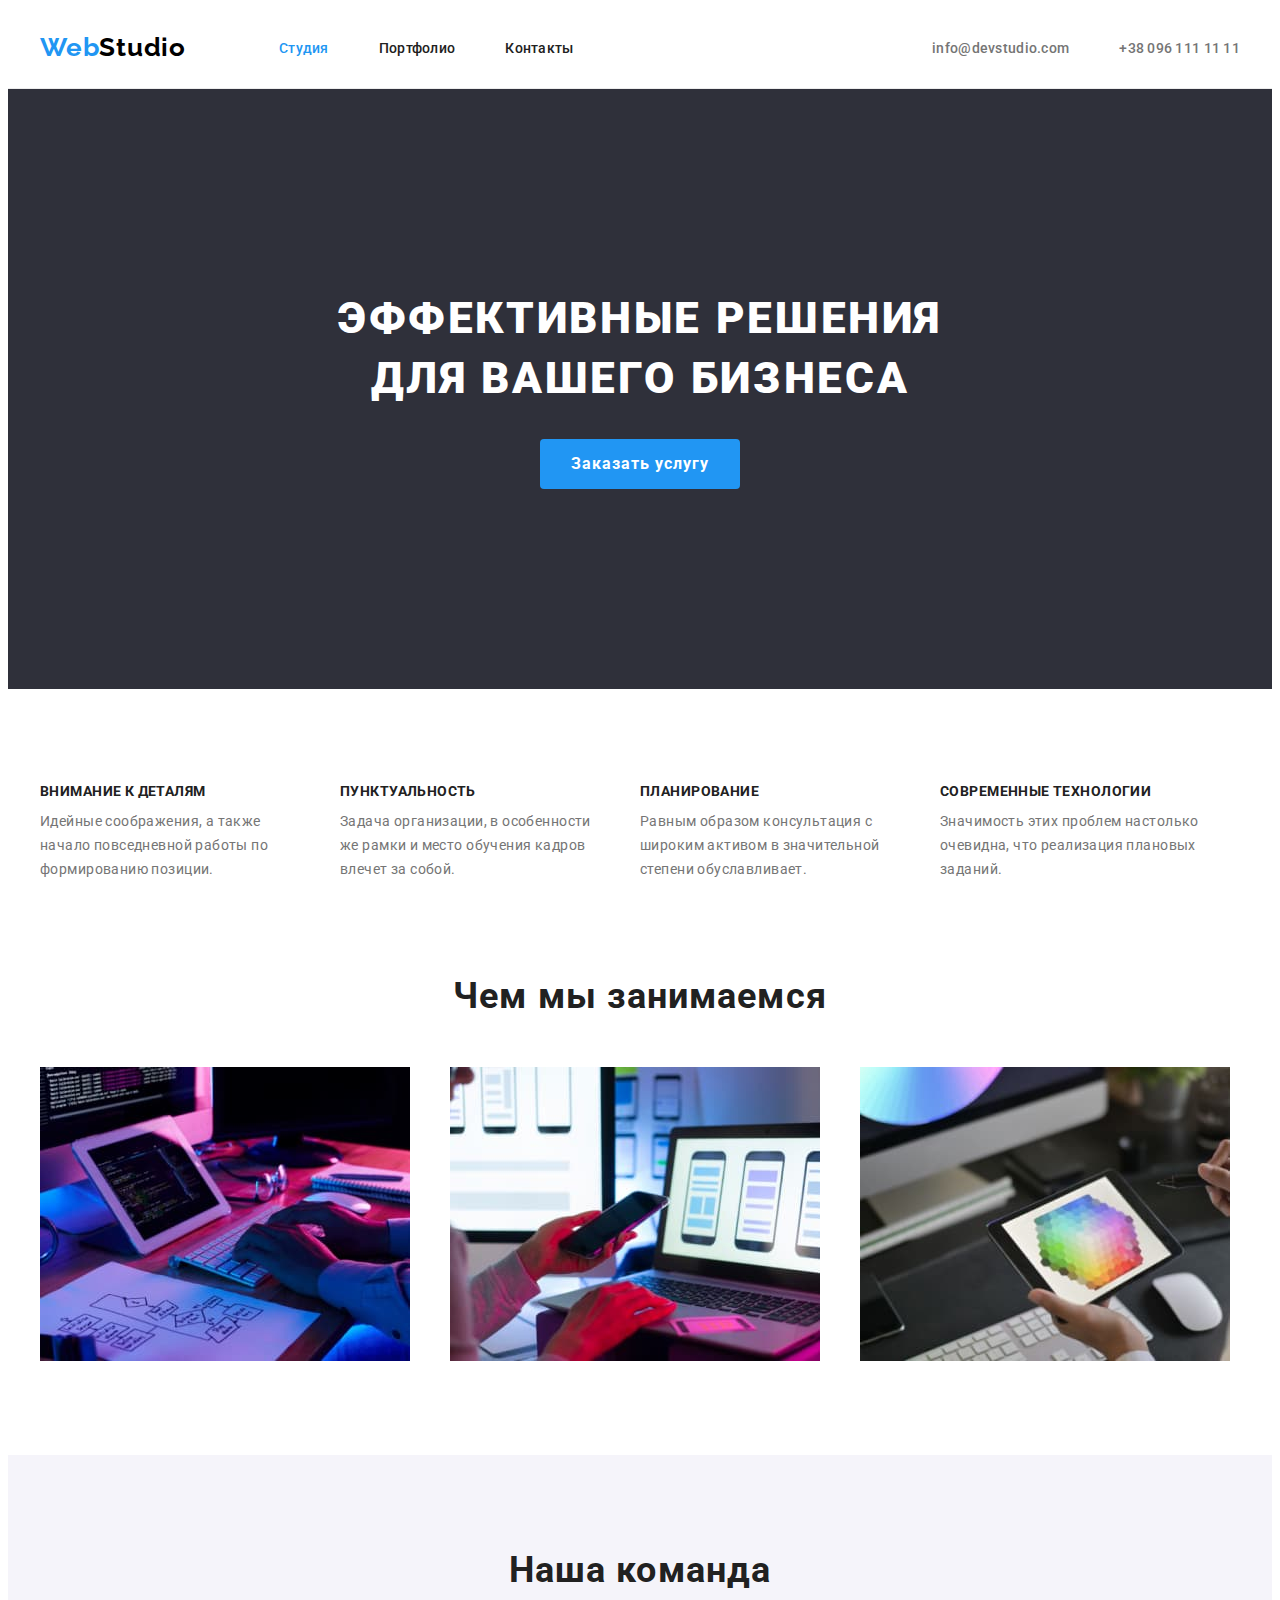
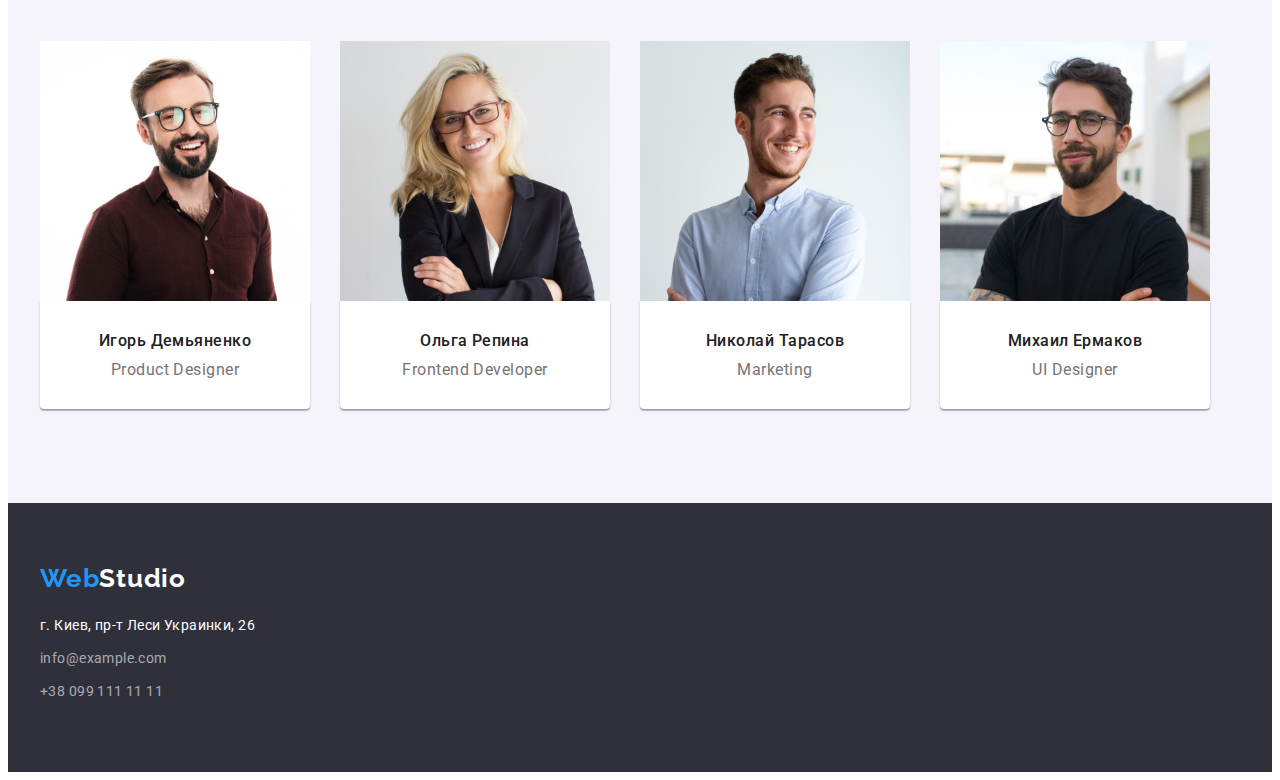
<file: index.html>
<!DOCTYPE html>
<html lang="ru">

<head>
	<meta charset="UTF-8" />
	<meta http-equiv="X-UA-Compatible" content="IE=edge" />
	<meta name="viewport" content="width=device-width, initial-scale=1.0" />
	<title>WebStudio</title>
	<link rel="preconnect" href="https://fonts.googleapis.com">
	<link rel="preconnect" href="https://fonts.gstatic.com" crossorigin>
	<link
		href="https://fonts.googleapis.com/css2?family=Raleway:wght@700&family=Roboto:wght@400;500;700;900&display=swap"
		rel="stylesheet" />
	<link rel="stylesheet" href="https://cdnjs.cloudflare.com/ajax/libs/modern-normalize/1.1.0/modern-normalize.min.css"
		integrity="sha512-wpPYUAdjBVSE4KJnH1VR1HeZfpl1ub8YT/NKx4PuQ5NmX2tKuGu6U/JRp5y+Y8XG2tV+wKQpNHVUX03MfMFn9Q=="
		crossorigin="anonymous" referrerpolicy="no-referrer" />
	<link rel="stylesheet" href="./css/styles.css"/>
</head>

<body>
	<!--шапка -->


	<header class="header">
		<div class="container header-container">
			<a class="link logo" href="/" lang="en"><span class="logo-part">Web</span>Studio</a>
			<nav class="header-nav">
				<ul class="list header-list">
					<li class="header-item"><a class="link header-link header-link-current "
							href="./index.html">Студия</a>
					</li>
					<li class="header-item"><a class="link header-link" href="./portfolio.html">Портфолио</a></li>
					<li class="header-item"><a class="link header-link" href="">Контакты</a></li>
				</ul>
			</nav>
			<ul class="list header-addres">
				<li class="header-contact">
					<a class="link header-addres-link" href="mailto:info@devstudio.com">info@devstudio.com</a>
				</li>
				<li class="header-contact">
					<a class="link header-addres-link" href="tel:+380961111111">+38 096 111 11 11</a>
				</li>
			</ul>
		</div>
	</header>
	<!-- Основна частина-->
	<main>
		<!-- Секція Герой Hero-->
		<section class="hero">
			<div class="container hero-container ">
				<h1 class="hero-title">Эффективные решения для вашего бизнеса</h1>
				<button class="btn-hero " type="button">Заказать услугу</button>
			</div>
		</section>
		<!-- Section about  Особенности -->
		<section class="about">
			<div class="container">
				<h2 class="visually-hidden">Особенности</h2>
				<ul class="list about-list card-set">
					<li class="about-item card-set-item">
						<h3 class="about-title">Внимание к деталям</h3>
						<p class="about-text">Идейные соображения, а также начало повседневной работы по формированию
							позиции.</p>
					</li>

					<li class="about-item card-set-item">
						<h3 class="about-title">Пунктуальность</h3>
						<p class="about-text">
							Задача организации, в особенности же рамки и место обучения кадров влечет за собой.
						</p>
					</li>
					<li class="about-item card-set-item">
						<h3 class="about-title">Планирование</h3>
						<p class="about-text">
							Равным образом консультация с широким активом в значительной степени обуславливает.
						</p>
					</li>
					<li class="about-item card-set-item">
						<h3 class="about-title">Современные технологии</h3>
						<p class="about-text">Значимость этих проблем настолько очевидна, что реализация плановых
							заданий.
						</p>
					</li>
				</ul>
			</div>
		</section>

		<!-- Section work  Чем мы занимаемся-->
		<section class="work">
			<div class="container work-container">
				<h2 class="work-title">Чем мы занимаемся</h2>
				<ul class=" list work-list card-set">
					<li class="work-item card-set-item">
						<img class="work-image" src="./images/computer.jpg"
							alt="Руки человека набирают код на клавиатуре" width="370" height="294" />
					</li>
					<li class="work-item card-set-item">
						<img class="work-image" src="./images/telephon.jpg"
							alt="Руки человека создают блоковую разметку приложения для телефона" width="370"
							height="294" />
					</li>
					<li class="work-item card-set-item">
						<img class="work-image" src="./images/tablet.jpg"
							alt="Руки человета выбирают на планшете цвет из палитры цветов" width="370" height="294" />
					</li>
				</ul>
			</div>
		</section>
		<!-- Section team -->
		<section class="team">
			<div class="container team-container">
				<h2 class="team-title">Наша команда</h2>
				<ul class="team-list list card-set ">
					<li class="team-item">
						<img class="team-image" src="./images/demyanenko.jpg" alt="фото Игоря Демьяненко" width="270"
							height="260" />
						<div class="team-wraper card-set-item">
							<h3 class="team-item-title">Игорь Демьяненко</h3>
							<p class="team-item-text" lang="en">Product Designer</p>
						</div>
					</li>
					<li class="team-item">
						<img class="team-image" src="./images/repina.jpg" alt="фото Ольги Репиной" width="270"
							height="260" />
						<div class="team-wraper card-set-item">
							<h3 class="team-item-title">Ольга Репина</h3>
							<p class="team-item-text" lang="en">Frontend Developer</p>
						</div>
					</li>
					<li class="team-item">
						<img class="team-image" src="./images/tarasov.jpg" alt="фото Николая Тарасова" width="270"
							height="260" />
						<div class="team-wraper card-set-item">
							<h3 class="team-item-title">Николай Тарасов</h3>
							<p class="team-item-text" lang="en">Marketing</p>
						</div>
					</li>
					<li class="team-item">
						<img class="team-image" src="./images/ermakov.jpg" alt="фото Михаила Ермака" width="270"
							height="260" />
						<div class="team-wraper card-set-item">
							<h3 class="team-item-title">Михаил Ермаков</h3>
							<p class="team-item-text" lang="en">UI Designer</p>
						</div>
					</li>
				</ul>
			</div>
		</section>
	</main>

	<!-- Footer       Подвал-->
	<footer class="footer">
		<div class="container footer-container">
			<a class="link footer-logo" lang="en" href="/"><span class="logo-part">Web</span>Studio</a>

			<address class="footer-addres">
				<ul class="addres-list list">
					<li class="addres-addres">г. Киев, пр-т Леси Украинки, 26</li>
					<li class="addres-item">
						<a class="link contact" href="mailto:info@example.com">info@example.com</a>
					</li>
					<li class="addres-item">
						<a class="link contact" href="tel:+380991111111">+38 099 111 11 11</a>
					</li>
				</ul>
			</address>
		</div>
	</footer>
</body>

</html>
</file>
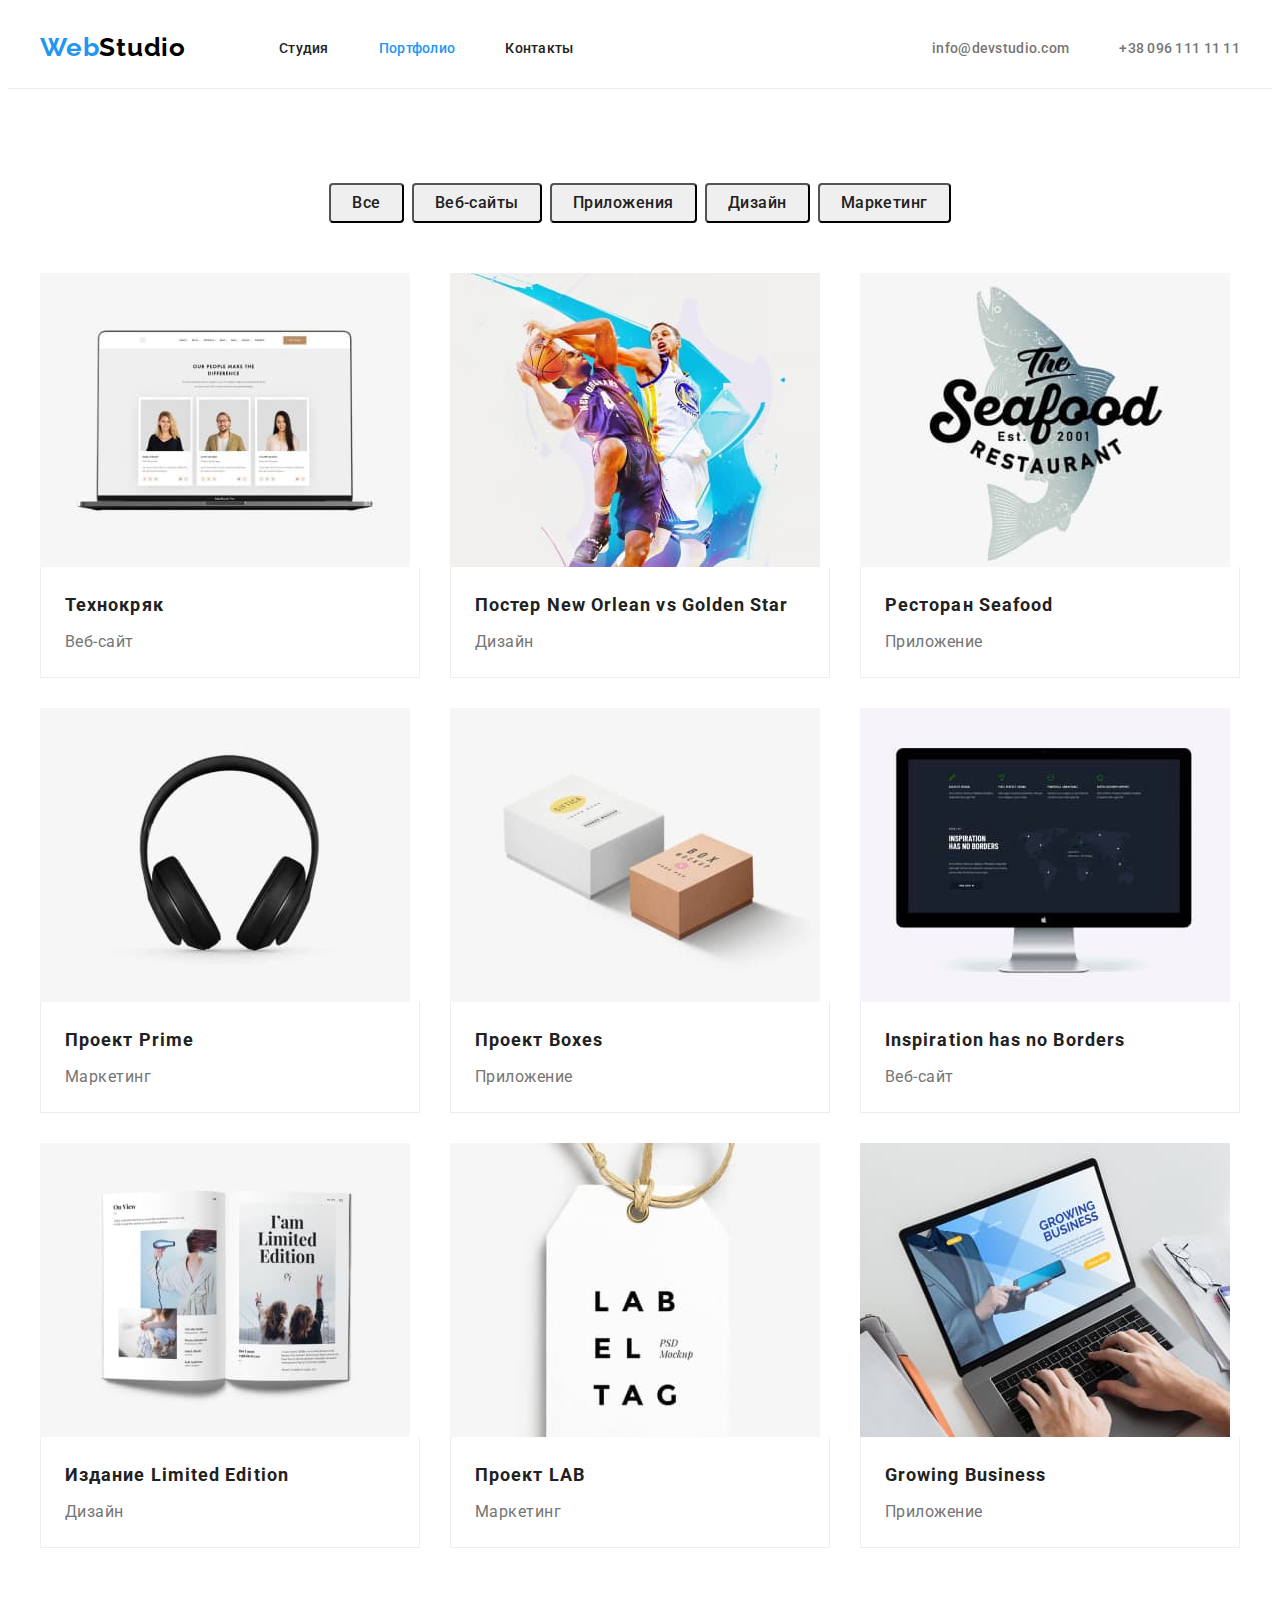
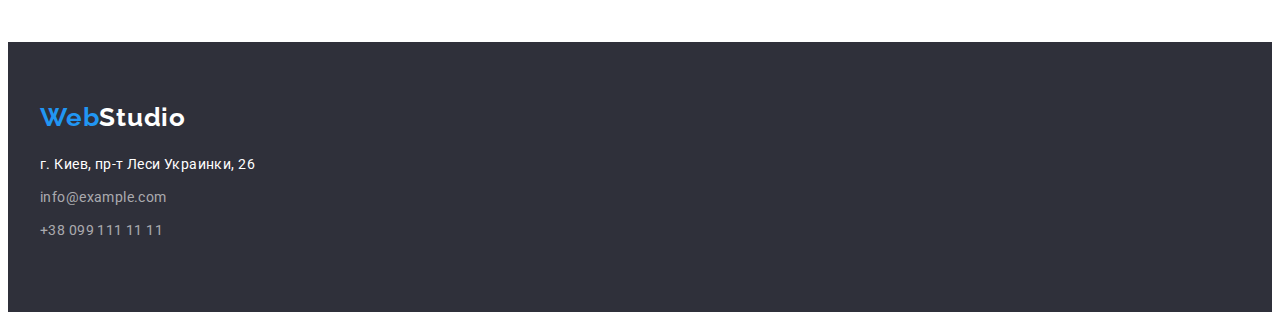
<file: portfolio.html>
<!DOCTYPE html>
<html lang="en">

<head>
    <meta charset="UTF-8">
    <meta http-equiv="X-UA-Compatible" content="IE=edge">
    <meta name="viewport" content="width=device-width, initial-scale=1.0">
    <title>Portfolio</title>
    <link rel="preconnect" href="https://fonts.googleapis.com">
    <link rel="preconnect" href="https://fonts.gstatic.com" crossorigin>
    <link
        href="https://fonts.googleapis.com/css2?family=Raleway:wght@700&family=Roboto:wght@400;500;700;900&display=swap"
        rel="stylesheet">
    <link rel="stylesheet" href="https://cdnjs.cloudflare.com/ajax/libs/modern-normalize/1.1.0/modern-normalize.min.css"
        integrity="sha512-wpPYUAdjBVSE4KJnH1VR1HeZfpl1ub8YT/NKx4PuQ5NmX2tKuGu6U/JRp5y+Y8XG2tV+wKQpNHVUX03MfMFn9Q=="
        crossorigin="anonymous" referrerpolicy="no-referrer" />
    <link rel="stylesheet" href="./css/styles.css" />
</head>

<body>
    <!--шапка -->
    <header class="header">
        <div class="container header-container">
            <a class="link logo" href="/" lang="en"><span class="logo-part">Web</span>Studio</a>
            <nav class="header-nav">
                <ul class="list header-list">
                    <li class="header-item"><a class="link header-link " href="./index.html">Студия</a></li>
                    <li class="header-item"><a class="link header-link header-link-current"
                            href="./portfolio.html">Портфолио</a></li>
                    <li class="header-item"><a class="link header-link" href="">Контакты</a></li>
                </ul>
            </nav>
            <ul class="list header-addres">
                <li class="header-contact">
                    <a class="link header-addres-link" href="mailto:info@devstudio.com">info@devstudio.com</a>
                </li>
                <li class="header-contact">
                    <a class="link header-addres-link" href="tel:+380961111111">+38 096 111 11 11</a>
                </li>
            </ul>
        </div>
    </header>
    <!-- examleps Примеры работ -->
    <section class="examples">
        <div class="container examples-container">
            <h1 class="visually-hidden">Примеры работ</h1>
            <ul class="list filter">
                <li class="filter-item"><button class="btn" type="button">Все</button></li>
                <li class="filter-item"><button class="btn" type="button">Веб-сайты</button></li>
                <li class="filter-item"><button class="btn" type="button">Приложения</button></li>
                <li class="filter-item"><button class="btn" type="button">Дизайн</button></li>
                <li class="filter-item"><button class="btn" type="button">Маркетинг</button></li>
            </ul>
            <ul class="list examples-list">
                <li class="examples-item card-set-item">
                    <a class="link" href="">
                        <img class="examples-imag" src="./images/portfolio/foto.jpg"
                            alt="Портретные фото двух девушек и мужчины" width="370" height="294">
                        <div class="portfolio-wraper">
                            <h2 class="examples-title">Технокряк </h2>
                            <p class="examples-text">Веб-сайт</p>
                        </div>
                    </a>
                </li>
                <li class="examples-item card-set-item">
                    <a class="link" href="">
                        <img class="examples-imag" src="./images/portfolio/basketball.jpg"
                            alt="2 баскетболиста борятся за мяч" width="370" height="294">
                        <div class="portfolio-wraper">
                            <h2 class="examples-title"> Постер <span lang="en">New Orlean vs Golden Star</span> </h2>
                            <p class="examples-text">Дизайн</p>
                        </div>
                    </a>
                </li>
                <li class="examples-item card-set-item">
                    <a class="link" href="">
                        <img class="examples-imag" src="./images/portfolio/restaurant.jpg" alt="Эмблема ресторана"
                            width="370" height="294">
                        <div class="portfolio-wraper">
                            <h2 class="examples-title">Ресторан <span lang="en">Seafood</span></h2>
                            <p class="examples-text">Приложение</p>
                        </div>
                    </a>
                </li>
                <li class="examples-item card-set-item">
                    <a class="link" href="">
                        <img class="examples-imag" src="./images/portfolio/headphones.jpg" alt="Наушники" width="370"
                            height="294">
                        <div class="portfolio-wraper">
                            <h2 class="examples-title">Проект <span lang="en">Prime</span></h2>
                            <p class="examples-text">Маркетинг</p>
                        </div>
                    </a>
                </li>
                <li class="examples-item card-set-item">
                    <a class="link" href="">
                        <img class="examples-imag" src="./images/portfolio/box.jpg"
                            alt="Две коробки белого и коричневого цвета" width="370" height="294">
                        <div class="portfolio-wraper">
                            <h2 class="examples-title">Проект <span lang="en">Boxes</span> </h2>
                            <p class="examples-text">Приложение</p>
                        </div>
                    </a>
                </li>
                <li class="examples-item card-set-item">
                    <a class="link" href="">
                        <img class="examples-imag" src="./images/portfolio/maps.jpg" alt="Карта мира на экране монитора"
                            width="370" height="294">
                        <div class="portfolio-wraper">
                            <h2 class="examples-title" lang="en">Inspiration has no Borders</h2>
                            <p class="examples-text">Веб-сайт</p>
                        </div>
                    </a>
                </li>
                <li class="examples-item card-set-item">
                    <a class="link" href="">
                        <img class="examples-imag" src="./images/portfolio/book.jpg" alt="Разворот книги" width="370"
                            height="294">
                        <div class="portfolio-wraper">
                            <h2 class="examples-title">Издание <span lang="en">Limited Edition</span> </h2>
                            <p class="examples-text">Дизайн</p>
                        </div>
                    </a>
                </li>
                <li class="examples-item card-set-item">
                    <a class="link" href="">
                        <img class="examples-imag" src="./images/portfolio/lab.jpg" alt="Лейбл на бирке" width="370"
                            height="294">
                        <div class="portfolio-wraper">
                            <h2 class="examples-title"> Проект <span lang="en">LAB</span> </h2>
                            <p class="examples-text">Маркетинг</p>
                        </div>
                    </a>
                </li>
                <li class="examples-item card-set-item">
                    <a class="link" href="">
                        <img class="examples-imag" src="./images/portfolio/notebook.jpg" alt="Набор текста на ноутбуке"
                            width="370" height="294">
                        <div class="portfolio-wraper">
                            <h2 class="examples-title" lang="en"> Growing Business </h2>
                            <p class="examples-text">Приложение</p>
                        </div>
                    </a>
                </li>
            </ul>
        </div>
    </section>
  

    <!-- Footer       Подвал-->
    <footer class="footer">
        <div class="container footer-container">
            <a class="link footer-logo" lang="en" href="/"><span class="logo-part">Web</span>Studio</a>

            <address class="footer-addres">
                <ul class="addres-list list">
                    <li class="addres-addres">г. Киев, пр-т Леси Украинки, 26</li>
                    <li class="addres-item">
                        <a class="link contact" href="mailto:info@example.com">info@example.com</a>
                    </li>
                    <li class="addres-item">
                        <a class="link contact" href="tel:+380991111111">+38 099 111 11 11</a>
                    </li>
                </ul>
            </address>
        </div>
    </footer>

</body>

</html>
</file>
<file: css/styles.css>
:root {
  /* fonts */
  --main-font: 'Roboto', sans-serif;
  --logo-font: 'Raleway', sans-serif;

  /* text color */
  --main-txt-cl: #212121;
  --secondary-txt-cl: #757575;
  --accent-color: #2196f3;

  /*  bg color*/
  --bg-dark-cl: #2f303a;
  --bg-light-cl: ##ffffff;

  /* others */
  --indent: 30px;
  --items: 4;
}

/* Base styles */
.container {
  width: 1200px;
  padding-right: 15px;
  padding-left: 15px;
  margin-right: auto;
  margin-left: auto;

  /* outline: 2px solid red;
  outline-offset: -2px; */
}

/* reset styles */
h1,
h2,
h3,
h4,
h5,
h6,
p {
  margin: 0;
}

.link {
  text-decoration: none;
  color: currentColor;
}

.list {
  list-style: none;
  padding: 0;
  margin: 0;
}

/**
  |============================
  | Card set
  |============================
*/
.card-set {
  display: flex;
  flex-wrap: wrap;
  gap: var(--indent);
}

.card-set-item {
  flex-basis: calc((100% - var(--indent) * (var(--items) - 1)) / var(--items));
}

img {
  display: block;
}

body {
  font-family: var(--main-font);
  color: var(--main-txt-cl);
}

/* Header styles */

.header {
  border-bottom: 1px solid #ececec;
}

.header-container {
  display: flex;
  align-items: center;
}

.header-nav {
  display: flex;
  margin-right: auto;
}

.logo,
.footer-logo {
  font-family: var(--logo-font);
  font-weight: 700;
  font-size: 26px;
  line-height: calc(31 / 26);
  letter-spacing: 0.03em;
}
.logo {
  padding-top: 24px;
  padding-bottom: 25px;
  margin-right: 93px;

  color: #000000;
}

.logo-part {
  color: #2196f3;
}

.header-list {
  display: flex;
  gap: 50px;

  font-weight: 500;
  font-size: 14px;
  line-height: calc(16 / 14);
  letter-spacing: 0.02em;

  color: var(--main-txt-cl);
}
/* .header-item {
padding-top: 32px;
padding-bottom: 32px;} */

.header-link,
.header-addres-link {
  display: block;
  padding-top: 32px;
  padding-bottom: 32px;
}

.header-addres {
  display: flex;
  gap: 50px;
}

.header-link:hover,
.header-link:focus,
.header-addres-link:hover,
.header-addres-link:focus {
  color: var(--accent-color);
}
.header-link-current {
  color: var(--accent-color);
}
.header-addres-link {
  font-weight: 500;
  font-size: 14px;
  line-height: calc(16 / 14);
  letter-spacing: 0.02em;
  color: var(--secondary-txt-cl);
}

/*Секція Герой Hero  */

.hero {
  padding-top: 200px;
  padding-bottom: 200px;

  background-color: var(--bg-dark-cl);
  text-align: center;
}
.hero-container {
  width: 696px;
}

.hero-title {
  margin-bottom: 30px;

  font-weight: 900;
  font-size: 44px;
  line-height: 1.36;
  text-align: center;
  letter-spacing: 0.06em;
  text-transform: uppercase;
  color: #ffffff;
}

/* Кнопки */
.btn-hero {
  min-width: 200px;
  min-height: 50px;
  padding: 9px 31px;

  font-family: inherit;
  font-weight: 700;
  font-size: 16px;
  line-height: 1.88;
  letter-spacing: 0.06em;
  color: #ffffff;
  background-color: #2196f3;

  border: none;
  border-radius: 4px;
  cursor: pointer;
}

.btn-hero:hover,
.btn-hero:focus {
  background-color: #188ce8;
}

/* Section about Особенности */

.about {
  padding-top: 94px;
}

.about,
.work {
  background-color: var(--bg-light-cl);
}
.visually-hidden {
  position: absolute;
  width: 1px;
  height: 1px;
  margin: -1px;
  border: 0;
  padding: 0;
  white-space: nowrap;
  clip-path: inset(100%);
  clip: rect(0 0 0 0);
  overflow: hidden;
}

.about-list {
  display: flex;
  gap: var(--indent);
  flex-basis: calc((100% - 3 * 30px) / 4);

  flex-wrap: wrap;
}

.about-item {
  max-width: 270px;
}
.about-title,
.about-text {
  font-size: 14px;
  letter-spacing: 0.03em;
}

.about-title {
  margin-bottom: 10px;

  font-weight: 700;
  line-height: calc(16 / 14);
  text-transform: uppercase;
  color: var(--main-txt-cl);
}
.about-text {
  line-height: calc(24 / 14);
  color: var(--secondary-txt-cl);
}

/* Section work Чем мы занимаемся */
.work {
  padding-top: 94px;
  padding-bottom: 94px;
}

.work-title,
.team-title {
  font-weight: 700;
  font-size: 36px;
  line-height: calc(42 / 36);
  text-align: center;
  letter-spacing: 0.03em;
  color: var(--main-txt-cl);
}


.work-title {
  margin-bottom: 50px;
}

.work-list {
  display: flex;
  gap: var(--indent);
  flex-wrap: wrap;
  --items: 3;
}

/*  Section team */
.team {
  padding-top: 94px;
  padding-bottom: 94px;
  background-color: #f5f4fa;
}
.team-title {
	margin-bottom: 50px;
}

.team-list {
  display: flex;
  gap: var(--indent);
 
}

.team-item {
}
.team-wraper {
  padding-top: 30px;
  padding-bottom: 30px;
  padding-right: 5px;
  padding-left: 5px;

  background-color: #fff;
  box-shadow: 0px 1px 3px rgba(0, 0, 0, 0.12), 0px 1px 1px rgba(0, 0, 0, 0.14),
    0px 2px 1px rgba(0, 0, 0, 0.2);
  border-radius: 0px 0px 4px 4px;
}

.team-item-title,
.team-item-text {
  font-size: 16px;
  line-height: calc(19 / 16);
  text-align: center;
  letter-spacing: 0.03em;
}

.team-item-title {
  margin-bottom: 10px;
  font-weight: 500;
  color: var(--main-txt-cl);
}
.team-item-text {
  letter-spacing: 0.03em;
  color: var(--secondary-txt-cl);
}

/* Footer Подвал */
.footer {
  padding-top: 60px;
  padding-bottom: 60px;

  background-color: var(--bg-dark-cl);
}
.footer-container {
}
.footer-logo {
  display: block;
  margin-bottom: 20px;

  color: #ffffff;
}

.footer-addres {
  font-style: normal;
  font-size: 14px;
  line-height: 1.71;
  letter-spacing: 0.03em;
  color: #fff;
}

.addres-addres,
.addres-item {
  margin-bottom: 9px;
}

.contact {
  color: rgba(255, 255, 255, 0.6);
}

/* examleps Примеры работ */

/*Filter  */
.examples {
  padding-top: 94px;
  padding-bottom: 94px;
}


.filter { 
display: flex;
justify-content: center;
 margin-bottom: 50px;
}

.filter-item:not(:last-child) {
margin-right: 8px;
}

.btn {
  padding: 5px 21px;

  font-family: inherit;
  font-weight: 500;
  font-size: 16px;
  line-height: 1.62;
  letter-spacing: 0.03em;
  color: var(--main-txt-cl);

  border-radius: 4px;
  cursor: pointer;
}

.btn:focus,
.btn:hover {
  color: #ffffff;
  background-color: var(--accent-color);
}

.examples-list {
  display: flex;
  flex-wrap: wrap;
  gap: var(--indent);
  --items: 3;
}

.portfolio-wraper {
  border: 1px solid #eeeeee;
  border-top: none;

  padding-top: 20px;
  padding-bottom: 20px;
  padding-right: 24px;
  padding-left: 24px;
}
.examples-title {
  margin-bottom: 4px;

  font-weight: 700;
  font-size: 18px;
  line-height: 2;
  letter-spacing: 0.06em;
  color: var(--main-txt-cl);
}

.examples-text {
  line-height: 1.88;
  letter-spacing: 0.03em;
  color: var(--secondary-txt-cl);
}
</file>
